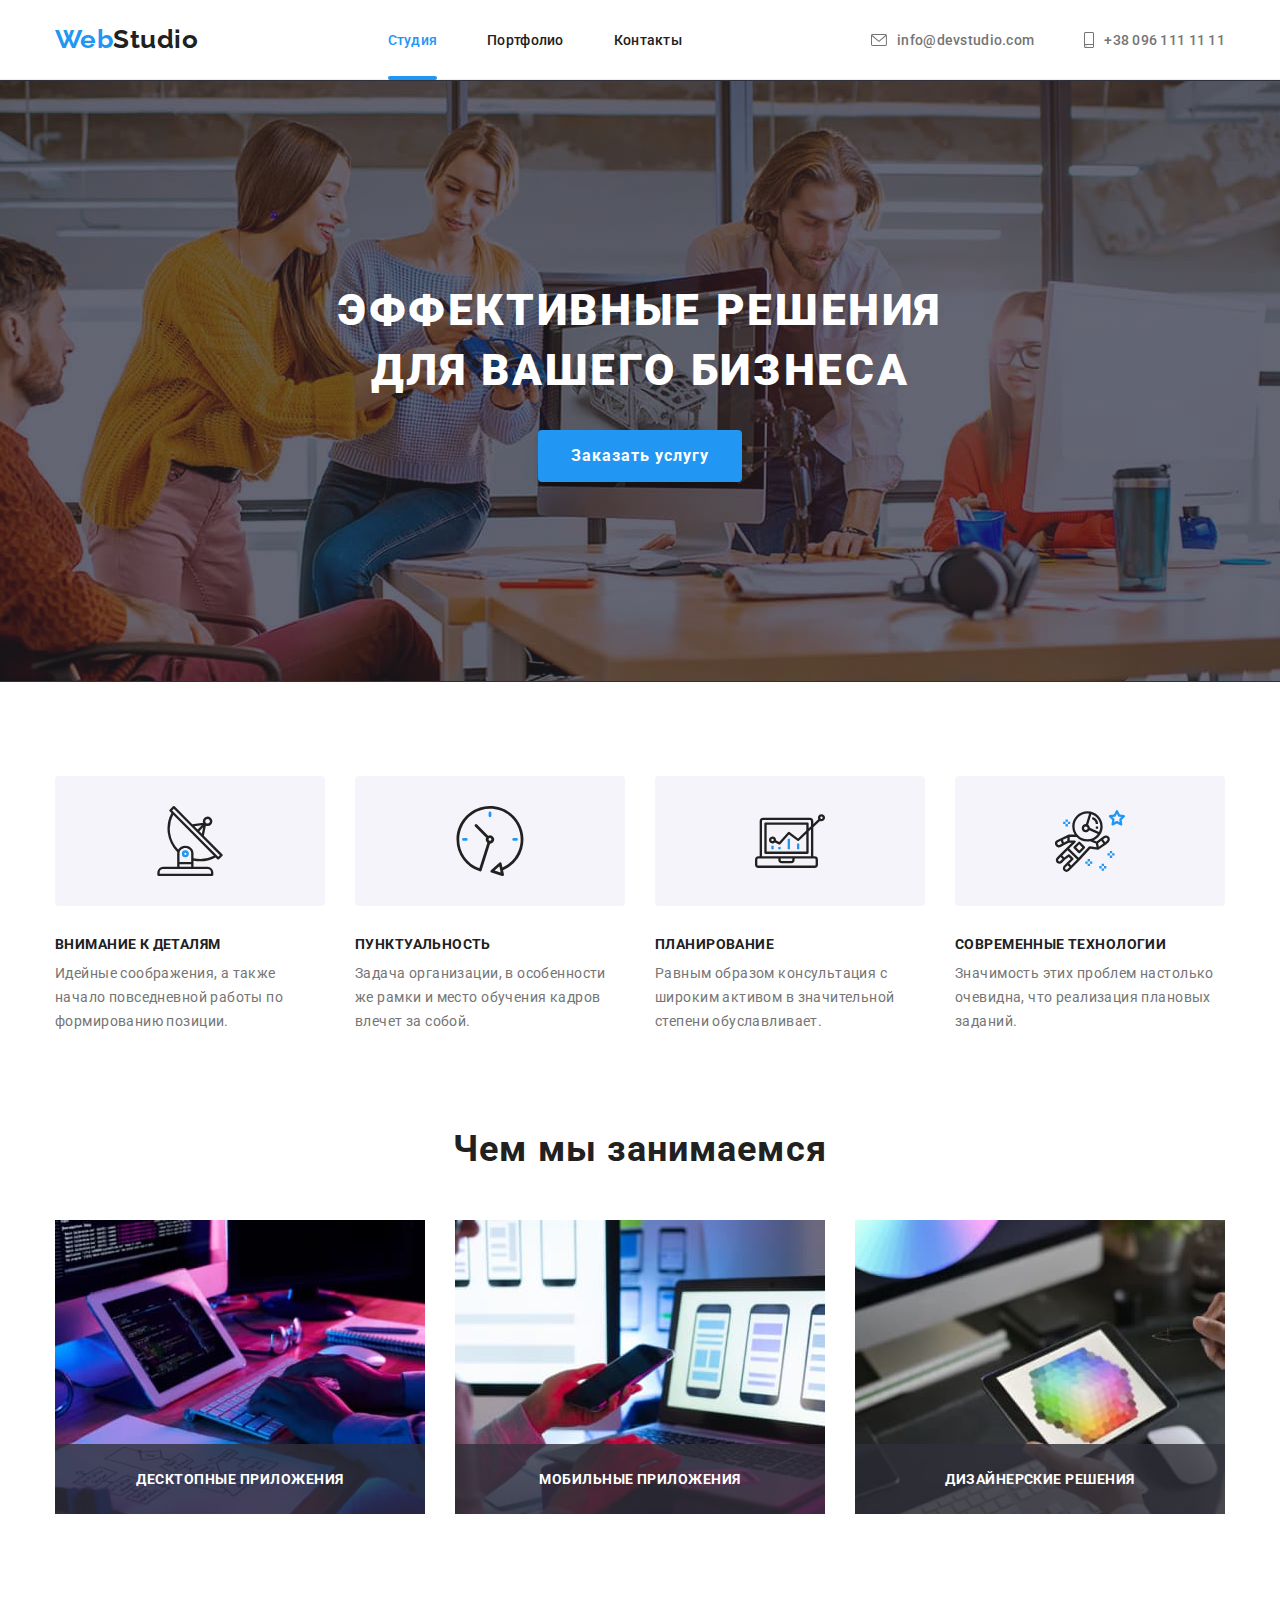
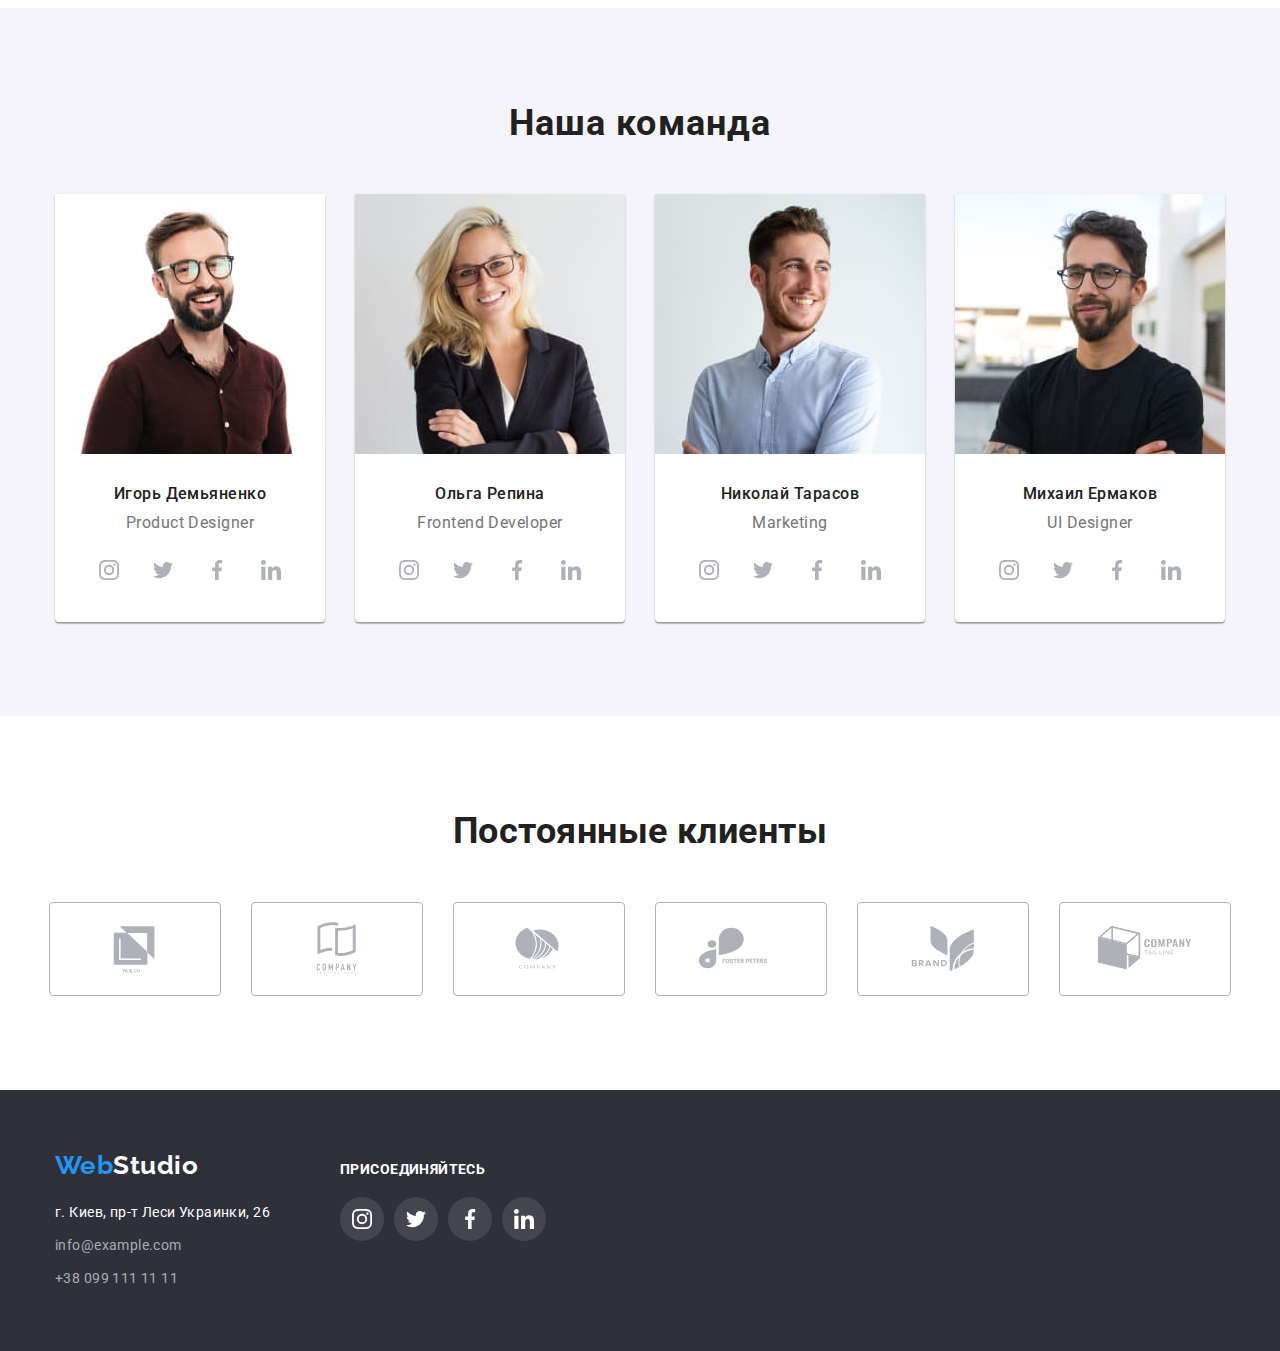
<file: index.html>
<!DOCTYPE html>
<html lang="ru">
  <head>
    <meta charset="UTF-8" />
    <meta http-equiv="X-UA-Compatible" content="IE=edge" />
    <meta name="viewport" content="width=device-width, initial-scale=1.0" />
    <title>Studio</title>
    <link rel="preconnect" href="https://fonts.gstatic.com" />
    <link
      href="https://fonts.googleapis.com/css2?family=Raleway:wght@700&family=Roboto:wght@400;500;700;900&display=swap"
      rel="stylesheet"
    />
    <link
      rel="stylesheet"
      href="https://cdnjs.cloudflare.com/ajax/libs/modern-normalize/1.0.0/modern-normalize.min.css"
    />
    <link rel="stylesheet" href="./css/styles.css" />
  </head>
  <body>
    <header class="header">
      <div class="container container-header">
        <a href="./index.html" class="logo"
          >Web<span class="logo-part-header">Studio</span></a
        >
        <nav>
          <ul class="pagination">
            <li class="pagination-item">
              <a href="./index.html" class="link pagination-link current">Студия</a>
            </li>
            <li class="pagination-item">
              <a href="./portfolio.html" class="link pagination-link"
                >Портфолио</a
              >
            </li>
            <li class="pagination-item">
              <a href="" class="link pagination-link">Контакты</a>
            </li>
          </ul>
        </nav>
        <ul class="contacts">
          <li class="contacts-item">
            <a href="mailto:info@devstudio.com" class="link contacts-link">
              <svg class="mail-icon">
                <use href="./images/icons.svg#envelope"></use>
              </svg>
              info@devstudio.com
            </a>
          </li>
          <li class="contacts-item">
            <a href="tel:+380961111111" class="link contacts-link">
              <svg class="smartphone-icon">
                <use href="./images/icons.svg#smartphone"></use>
              </svg>
              +38 096 111 11 11
            </a>
          </li>
        </ul>
      </div>
    </header>
    <main>
      <section class="hero">
        <div class="container">
          <h1 class="hero-title">
            Эффективные решения<br />
            для вашего бизнеса
          </h1>
          <button data-modal-open class="hero-btn" type="button">Заказать услугу</button>
        </div>
      </section>
      <section class="section">
        <div class="container">
          <h2 hidden class="principles-title">Наши принципы</h2>
          <ul class="principles-items">
            <li class="principles-itm">
              <div class="principles-thumb">
                <svg class="principles-icon">
                  <use href="./images/icons.svg#principles-antenna"></use>
                </svg>
              </div>
              <h3 class="principles-subtitle">Внимание к деталям</h3>
              <p class="principles-text">
                Идейные соображения, а также начало повседневной работы по
                формированию позиции.
              </p>
            </li>
            <li class="principles-itm">
              <div class="principles-thumb">
                <svg class="principles-icon">
                  <use href="./images/icons.svg#principles-clock"></use>
                </svg>
              </div>
              <h3 class="principles-subtitle">Пунктуальность</h3>
              <p class="principles-text">
                Задача организации, в особенности же рамки и место обучения
                кадров влечет за собой.
              </p>
            </li>
            <li class="principles-itm">
              <div class="principles-thumb">
                <svg class="principles-icon">
                  <use href="./images/icons.svg#principles-graph"></use>
                </svg>
              </div>
              <h3 class="principles-subtitle">Планирование</h3>
              <p class="principles-text">
                Равным образом консультация с широким активом в значительной
                степени обуславливает.
              </p>
            </li>
            <li class="principles-itm">
              <div class="principles-thumb">
                <svg class="principles-icon">
                  <use href="./images/icons.svg#principles-astronaut"></use>
                </svg>
              </div>
              <h3 class="principles-subtitle">Современные технологии</h3>
              <p class="principles-text">
                Значимость этих проблем настолько очевидна, что реализация
                плановых заданий.
              </p>
            </li>
          </ul>
        </div>
      </section>
      <section class="section wedo">
        <div class="container">
          <h2 class="wedo-title">Чем мы занимаемся</h2>
          <ul class="wedo-cards">
            <li class="wedo-pic">
              <img src="./images/box-first.jpg" alt="coding" width="370"/>
              <p class="wedo-description">Десктопные приложения</p>
            </li>
            <li class="wedo-pic">
              <img
                src="./images/box-second.jpg"
                alt="apps for mobile devices"
                width="370"
              />
              <p class="wedo-description">Мобильные приложения</p>
            </li>
            <li class="wedo-pic">
              <img src="./images/box-third.jpg" alt="design" width="370"/>
              <p class="wedo-description">Дизайнерские решения</p>
            </li>
          </ul>
        </div>
      </section>
      <section class="section team">
        <div class="container">
          <h2 class="team-title">Наша команда</h2>
          <ul class="team-list">
            <li class="team-set">
              <img
                src="./images/employee-first.jpg"
                alt="product designer"
                width="270"
              />
              <div class="team-details">
                <h3 class="team-employee">Игорь Демьяненко</h3>
                <p class="team-position">Product Designer</p>
                <ul class="socials-list">
                  <li class="social-item">
                    <a href="" class="social-link">
                      <svg class="social-icon">
                        <use href="./images/icons.svg#instagram"></use>
                      </svg>
                    </a>
                  </li>
                  <li class="social-item">
                    <a href="" class="social-link">
                      <svg class="social-icon">
                        <use href="./images/icons.svg#twitter"></use>
                      </svg>
                    </a>
                  </li>
                  <li class="social-item">
                    <a href="" class="social-link">
                      <svg class="social-icon">
                        <use href="./images/icons.svg#facebook"></use>
                      </svg>
                    </a>
                  </li>
                  <li class="social-item">
                    <a href="" class="social-link">
                      <svg class="social-icon">
                        <use href="./images/icons.svg#linkedin"></use>
                      </svg>
                    </a>
                  </li>
                </ul>
              </div>
            </li>
            <li class="team-set">
              <img
                src="./images/employee-second.jpg"
                alt="frontend developer"
                width="270"
              />
              <div class="team-details">
                <h3 class="team-employee">Ольга Репина</h3>
                <p class="team-position">Frontend Developer</p>
                <ul class="socials-list">
                  <li class="social-item">
                    <a href="" class="social-link">
                      <svg class="social-icon">
                        <use href="./images/icons.svg#instagram"></use>
                      </svg>
                    </a>
                  </li>
                  <li class="social-item">
                    <a href="" class="social-link">
                      <svg class="social-icon">
                        <use href="./images/icons.svg#twitter"></use>
                      </svg>
                    </a>
                  </li>
                  <li class="social-item">
                    <a href="" class="social-link">
                      <svg class="social-icon">
                        <use href="./images/icons.svg#facebook"></use>
                      </svg>
                    </a>
                  </li>
                  <li class="social-item">
                    <a href="" class="social-link">
                      <svg class="social-icon">
                        <use href="./images/icons.svg#linkedin"></use>
                      </svg>
                    </a>
                  </li>
                </ul>
              </div>
            </li>
            <li class="team-set">
              <img
                src="./images/employee-third.jpg"
                alt="marketing"
                width="270"
              />
              <div class="team-details">
                <h3 class="team-employee">Николай Тарасов</h3>
                <p class="team-position">Marketing</p>
                <ul class="socials-list">
                  <li class="social-item">
                    <a href="" class="social-link">
                      <svg class="social-icon">
                        <use href="./images/icons.svg#instagram"></use>
                      </svg>
                    </a>
                  </li>
                  <li class="social-item">
                    <a href="" class="social-link">
                      <svg class="social-icon">
                        <use href="./images/icons.svg#twitter"></use>
                      </svg>
                    </a>
                  </li>
                  <li class="social-item">
                    <a href="" class="social-link">
                      <svg class="social-icon">
                        <use href="./images/icons.svg#facebook"></use>
                      </svg>
                    </a>
                  </li>
                  <li class="social-item">
                    <a href="" class="social-link">
                      <svg class="social-icon">
                        <use href="./images/icons.svg#linkedin"></use>
                      </svg>
                    </a>
                  </li>
                </ul>
              </div>
            </li>
            <li class="team-set">
              <img
                src="./images/employee-fourth.jpg"
                alt="ui designer"
                width="270"
              />
              <div class="team-details">
                <h3 class="team-employee">Михаил Ермаков</h3>
                <p class="team-position">UI Designer</p>
                <ul class="socials-list">
                  <li class="social-item">
                    <a href="" class="social-link">
                      <svg class="social-icon">
                        <use href="./images/icons.svg#instagram"></use>
                      </svg>
                    </a>
                  </li>
                  <li class="social-item">
                    <a href="" class="social-link">
                      <svg class="social-icon">
                        <use href="./images/icons.svg#twitter"></use>
                      </svg>
                    </a>
                  </li>
                  <li class="social-item">
                    <a href="" class="social-link">
                      <svg class="social-icon">
                        <use href="./images/icons.svg#facebook"></use>
                      </svg>
                    </a>
                  </li>
                  <li class="social-item">
                    <a href="" class="social-link">
                      <svg class="social-icon">
                        <use href="./images/icons.svg#linkedin"></use>
                      </svg>
                    </a>
                  </li>
                </ul>
              </div>
            </li>
          </ul>
        </div>
      </section>
      <section class="section">
        <div class="container">
          <h2 class="clients-title">Постоянные клиенты</h2>
          <ul class="clients-list">
            <li class="client-item">
              <a href="" class="client-link">
                <svg class="client-icon">
                  <use href="./images/icons.svg#company-yaco"></use>
                </svg>
              </a>
            </li>
            <li class="client-item">
              <a href="" class="client-link">
                <svg class="client-icon">
                  <use href="./images/icons.svg#company-tagline"></use>
                </svg>
              </a>
            </li>
            <li class="client-item">
              <a href="" class="client-link">
                <svg class="client-icon">
                  <use href="./images/icons.svg#company-company"></use>
                </svg>
              </a>
            </li>
            <li class="client-item">
              <a href="" class="client-link">
                <svg class="client-icon">
                  <use href="./images/icons.svg#company-fp"></use>
                </svg>
              </a>
            </li>
            <li class="client-item">
              <a href="" class="client-link">
                <svg class="client-icon">
                  <use href="./images/icons.svg#company-brand"></use>
                </svg>
              </a>
            </li>
            <li class="client-item">
              <a href="" class="client-link">
                <svg class="client-icon">
                  <use href="./images/icons.svg#company-tag"></use>
                </svg>
              </a>
            </li>
          </ul>
        </div>
      </section>
    </main>
    <footer class="footer">
      <div class="container">
        <div class="footer-all">
          <div class="footer-first-part">
            <a href="./index.html" class="logo logo-footer"
              >Web<span class="logo-part-footer">Studio</span></a
            >
            <adress class="adress">
              <ul class="adress-items">
                <li class="adress-item">
                  <p class="adress-physical">г. Киев, пр-т Леси Украинки, 26</p>
                </li>
                <li class="adress-item">
                  <a href="mailto:info@example.com" class="adress-link"
                    >info@example.com</a
                  >
                </li>
                <li class="adress-item">
                  <a href="tel:+380991111111" class="adress-link"
                    >+38 099 111 11 11</a
                  >
                </li>
              </ul>
              </div>
              <div class="footer-second-part">
                <p class="footer-socials-text">присоединяйтесь</p>
                <ul class="footer-socials-list">
                  <li class="footer-social-item">
                    <a href="" class="footer-social-link">
                      <svg class="footer-social-icon">
                        <use href="./images/icons.svg#instagram"></use>
                      </svg>
                    </a>
                  </li>
                  <li class="footer-social-item">
                    <a href="" class="footer-social-link">
                      <svg class="footer-social-icon">
                        <use href="./images/icons.svg#twitter"></use>
                      </svg>
                    </a>
                  </li>
                  <li class="footer-social-item">
                    <a href="" class="footer-social-link">
                      <svg class="footer-social-icon">
                        <use href="./images/icons.svg#facebook"></use>
                      </svg>
                    </a>
                  </li>
                  <li class="footer-social-item">
                    <a href="" class="footer-social-link">
                      <svg class="footer-social-icon">
                        <use href="./images/icons.svg#linkedin"></use>
                      </svg>
                    </a>
                  </li>
                </ul>
              </div>
            </adress>
        </div>
      </div>
    </footer>
    <div class="backdrop is-hidden" data-modal>
      <div class="modal">
        <button class="modal-btn" type="button" data-modal-close>
          <svg class="modal-close-icon">
            <use href="./images/icons.svg#modal-close"></use>
          </svg>
        </button>
      </div>
    </div>
    <script src="./js/modal.js"></script>
  </body>
</html>
</file>
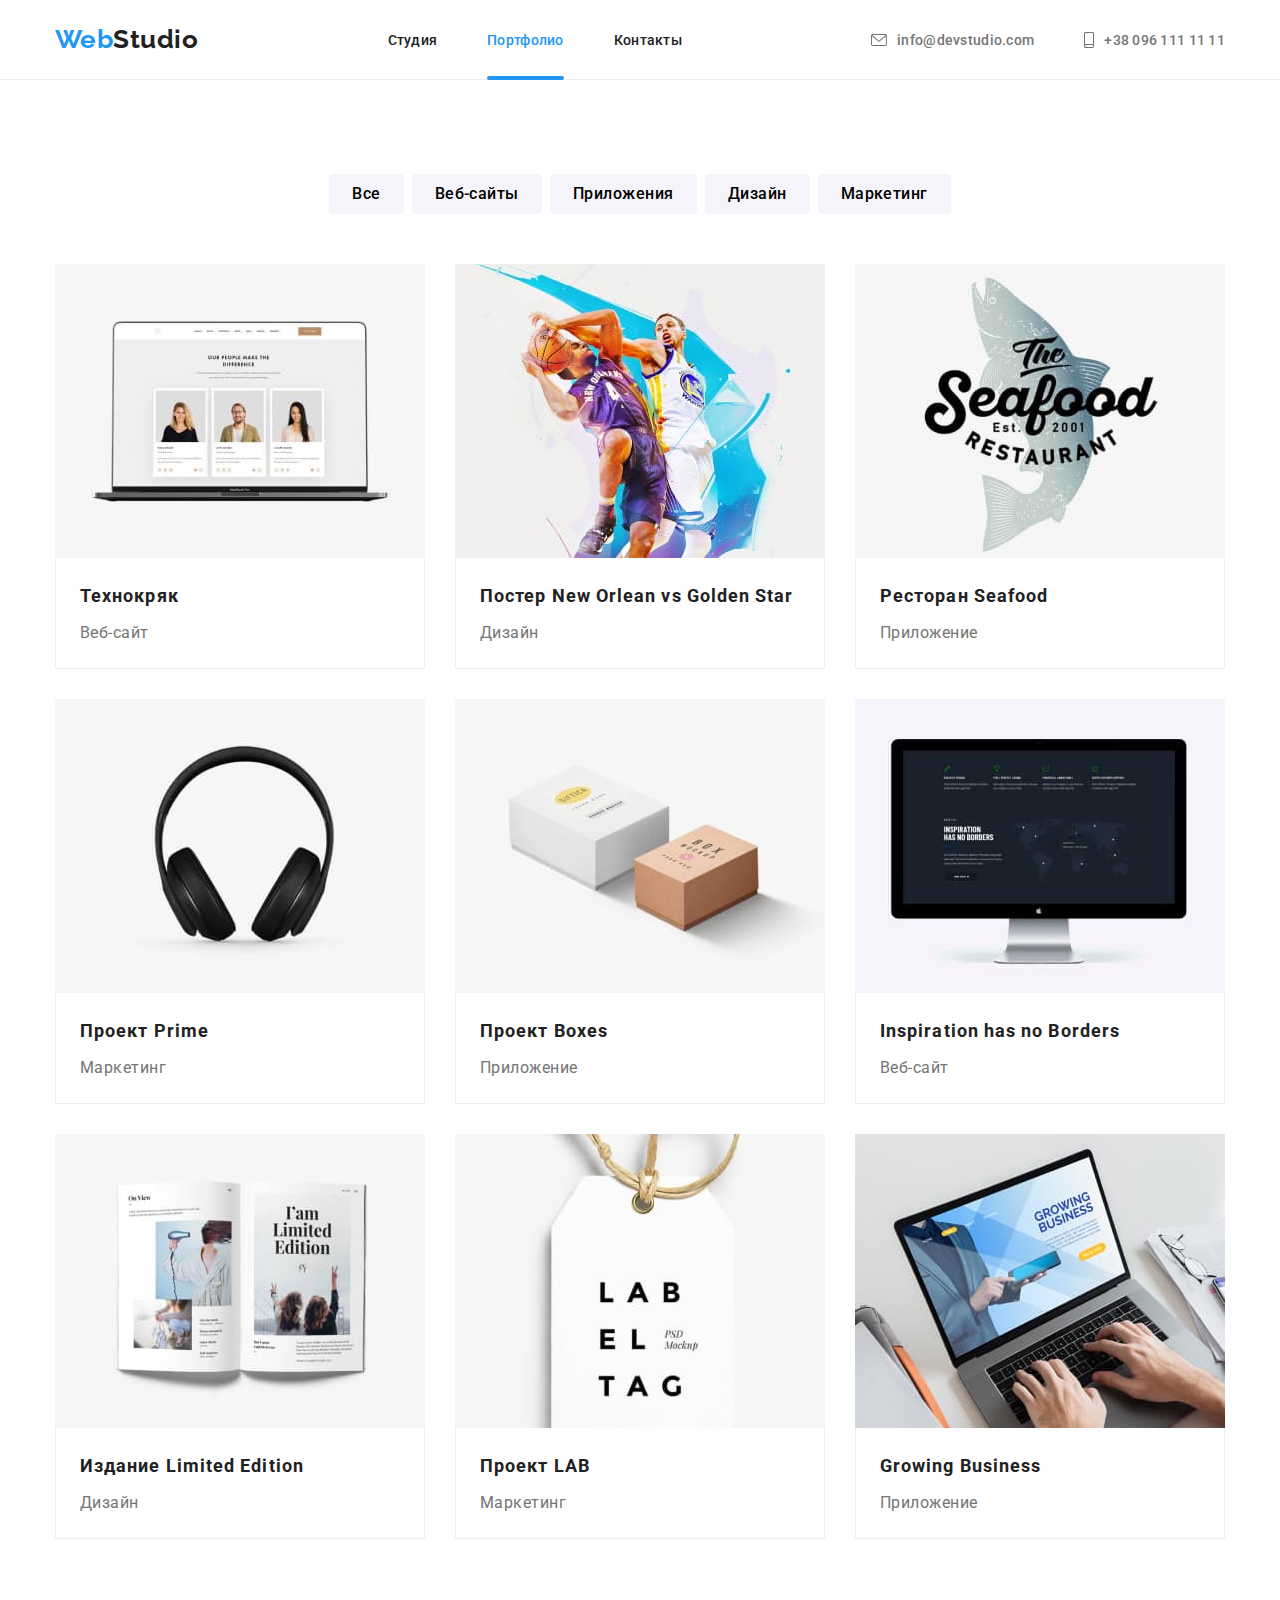
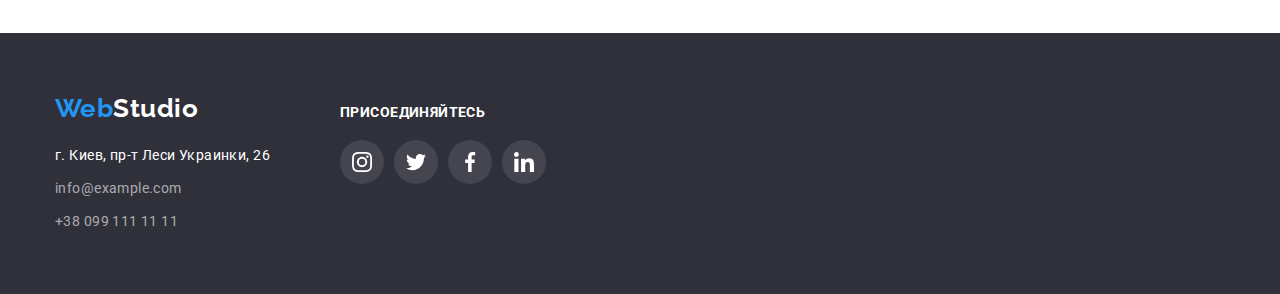
<file: portfolio.html>
<!DOCTYPE html>
<html lang="ru">
  <head>
    <meta charset="UTF-8" />
    <meta http-equiv="X-UA-Compatible" content="IE=edge" />
    <meta name="viewport" content="width=device-width, initial-scale=1.0" />
    <title>Portfolio</title>
    <link rel="preconnect" href="https://fonts.gstatic.com" />
    <link
      href="https://fonts.googleapis.com/css2?family=Raleway:wght@700&family=Roboto:wght@400;500;700;900&display=swap"
      rel="stylesheet"
    />
    <link
      rel="stylesheet"
      href="https://cdnjs.cloudflare.com/ajax/libs/modern-normalize/1.0.0/modern-normalize.min.css"
    />
    <link rel="stylesheet" href="./css/styles.css" />
  </head>
  <body>
    <header class="header">
      <div class="container container-header">
        <a href="./index.html" class="logo"
          >Web<span class="logo-part-header">Studio</span></a
        >
        <nav>
          <ul class="pagination">
            <li class="pagination-item">
              <a href="./index.html" class="link pagination-link">Студия</a>
            </li>
            <li class="pagination-item">
              <a href="./portfolio.html" class="link pagination-link current"
                >Портфолио</a
              >
            </li>
            <li class="pagination-item">
              <a href="" class="link pagination-link">Контакты</a>
            </li>
          </ul>
        </nav>
        <ul class="contacts">
          <li class="contacts-item">
            <a href="mailto:info@devstudio.com" class="link contacts-link">
              <svg class="mail-icon">
                <use href="./images/icons.svg#envelope"></use>
              </svg>
              info@devstudio.com
            </a>
          </li>
          <li class="contacts-item">
            <a href="tel:+380961111111" class="link contacts-link">
              <svg class="smartphone-icon">
                <use href="./images/icons.svg#smartphone"></use>
              </svg>
              +38 096 111 11 11
            </a>
          </li>
        </ul>
      </div>
    </header>
    <main>
      <section class="section">
        <div class="container">
          <h1 hidden>Портфолио</h1>
          <ul class="buttons">
            <li class="button-item">
              <button class="buttons-btn" type="button">Все</button>
            </li>
            <li class="button-item">
              <button class="buttons-btn" type="button">Веб-сайты</button>
            </li>
            <li class="button-item">
              <button class="buttons-btn" type="button">Приложения</button>
            </li>
            <li class="button-item">
              <button class="buttons-btn" type="button">Дизайн</button>
            </li>
            <li class="button-item">
              <button class="buttons-btn" type="button">Маркетинг</button>
            </li>
          </ul>
          <ul class="portfolio-content">
            <li class="portfolio-item">
              <article class="portfolio-card">
                <a href="" class="portfolio-link">
                  <div class="portfolio-thumb">
                    <img
                      class="portfolio-img"
                      src="./images/portfolio-tech.jpg"
                      alt="laptop"
                      width="370"
                    />
                    <p class="portfolio-overlay-text">Технокряк это современная площадка распространения коронавируса. Компании используют эту платформу для цифрового шпионажа и атак на защищённые сервера конкурентов.</p>
                  </div>
                  <div class="portfolio-card-content">
                    <h2 class="portfolio-title">Технокряк</h2>
                    <p class="portfolio-text">Веб-сайт</p>
                  </div>
                </a>
              </article>
            </li>
            <li class="portfolio-item">
              <article class="portfolio-card">
                <a href="" class="portfolio-link">
                  <div class="portfolio-thumb">
                    <img
                      class="portfolio-img"
                      src="./images/portfolio-poster.jpg"
                      alt="basketball game process"
                      width="370"
                    />
                    <p class="portfolio-overlay-text">Технокряк это современная площадка распространения коронавируса. Компании используют эту платформу для цифрового шпионажа и атак на защищённые сервера конкурентов.</p>
                  </div>
                  <div class="portfolio-card-content">
                    <h2 class="portfolio-title">
                      Постер New Orlean vs Golden Star
                    </h2>
                    <p class="portfolio-text">Дизайн</p>
                  </div>
                </a>
              </article>
            </li>
            <li class="portfolio-item">
              <article class="portfolio-card">
                <a href="" class="portfolio-link">
                  <div class="portfolio-thumb">
                    <img
                      class="portfolio-img"
                      src="./images/portfolio-restaurant.jpg"
                      alt="logo of the restaurant"
                      width="370"
                    />
                    <p class="portfolio-overlay-text">Технокряк это современная площадка распространения коронавируса. Компании используют эту платформу для цифрового шпионажа и атак на защищённые сервера конкурентов.</p>
                  </div>
                  <div class="portfolio-card-content">
                    <h2 class="portfolio-title">Ресторан Seafood</h2>
                    <p class="portfolio-text">Приложение</p>
                  </div>
                </a>
              </article>
            </li>
            <li class="portfolio-item">
              <article class="portfolio-card">
                <a href="" class="portfolio-link">
                  <div class="portfolio-thumb">
                    <img
                      class="portfolio-img"
                      src="./images/portfolio-prime.jpg"
                      alt="headphones"
                      width="370"
                    />
                    <p class="portfolio-overlay-text">Технокряк это современная площадка распространения коронавируса. Компании используют эту платформу для цифрового шпионажа и атак на защищённые сервера конкурентов.</p>
                  </div>
                  <div class="portfolio-card-content">
                    <h2 class="portfolio-title">Проект Prime</h2>
                    <p class="portfolio-text">Маркетинг</p>
                  </div>
                </a>
              </article>
            </li>
            <li class="portfolio-item">
              <article class="portfolio-card">
                <a href="" class="portfolio-link">
                  <div class="portfolio-thumb">
                    <img
                      class="portfolio-img"
                      src="./images/portfolio-boxes.jpg"
                      alt="two boxes"
                      width="370"
                    />
                    <p class="portfolio-overlay-text">Технокряк это современная площадка распространения коронавируса. Компании используют эту платформу для цифрового шпионажа и атак на защищённые сервера конкурентов.</p>
                  </div>
                  <div class="portfolio-card-content">
                    <h2 class="portfolio-title">Проект Boxes</h2>
                    <p class="portfolio-text">Приложение</p>
                  </div>
                </a>
              </article>
            </li>
            <li class="portfolio-item">
              <article class="portfolio-card">
                <a href="" class="portfolio-link">
                  <div class="portfolio-thumb">
                    <img
                      class="portfolio-img"
                      src="./images/portfolio-inspiration.jpg"
                      alt="desktop computer"
                      width="370"
                    />
                    <p class="portfolio-overlay-text">Технокряк это современная площадка распространения коронавируса. Компании используют эту платформу для цифрового шпионажа и атак на защищённые сервера конкурентов.</p>
                  </div>
                  <div class="portfolio-card-content">
                    <h2 class="portfolio-title">Inspiration has no Borders</h2>
                    <p class="portfolio-text">Веб-сайт</p>
                  </div>
                </a>
              </article>
            </li>
            <li class="portfolio-item">
              <article class="portfolio-card">
                <a href="" class="portfolio-link">
                  <div class="portfolio-thumb">
                    <img
                      class="portfolio-img"
                      src="./images/portfolio-edition.jpg"
                      alt="opened magazine"
                      width="370"
                    />
                    <p class="portfolio-overlay-text">Технокряк это современная площадка распространения коронавируса. Компании используют эту платформу для цифрового шпионажа и атак на защищённые сервера конкурентов.</p>
                  </div>
                  <div class="portfolio-card-content">
                    <h2 class="portfolio-title">Издание Limited Edition</h2>
                    <p class="portfolio-text">Дизайн</p>
                  </div>
                </a>
              </article>
            </li>
            <li class="portfolio-item">
              <article class="portfolio-card">
                <a href="" class="portfolio-link">
                  <div class="portfolio-thumb">
                    <img
                      class="portfolio-img"
                      src="./images/portfolio-tag.jpg"
                      alt="lugagge tag"
                      width="370"
                    />
                    <p class="portfolio-overlay-text">Технокряк это современная площадка распространения коронавируса. Компании используют эту платформу для цифрового шпионажа и атак на защищённые сервера конкурентов.</p>
                  </div>
                  <div class="portfolio-card-content">
                    <h2 class="portfolio-title">Проект LAB</h2>
                    <p class="portfolio-text">Маркетинг</p>
                  </div>
                </a>
              </article>
            </li>
            <li class="portfolio-item">
              <article class="portfolio-card">
                <a href="" class="portfolio-link">
                  <div class="portfolio-thumb">
                    <img
                      class="portfolio-img"
                      src="./images/portfolio-growth.jpg"
                      alt="hands that typing on a laptop"
                      width="370"
                    />
                    <p class="portfolio-overlay-text">Технокряк это современная площадка распространения коронавируса. Компании используют эту платформу для цифрового шпионажа и атак на защищённые сервера конкурентов.</p>
                  </div>
                  <div class="portfolio-card-content">
                    <h2 class="portfolio-title">Growing Business</h2>
                    <p class="portfolio-text">Приложение</p>
                  </div>
                </a>
              </article>
            </li>
          </ul>
        </div>
      </section>
    </main>
    <footer class="footer">
      <div class="container">
        <div class="footer-all">
          <div class="footer-first-part">
            <a href="./index.html" class="logo logo-footer"
              >Web<span class="logo-part-footer">Studio</span></a
            >
            <adress class="adress">
              <ul class="adress-items">
                <li class="adress-item">
                  <p class="adress-physical">г. Киев, пр-т Леси Украинки, 26</p>
                </li>
                <li class="adress-item">
                  <a href="mailto:info@example.com" class="adress-link"
                    >info@example.com</a
                  >
                </li>
                <li class="adress-item">
                  <a href="tel:+380991111111" class="adress-link"
                    >+38 099 111 11 11</a
                  >
                </li>
              </ul>
              </div>
              <div class="footer-second-part">
                <p class="footer-socials-text">присоединяйтесь</p>
                <ul class="footer-socials-list">
                  <li class="footer-social-item">
                    <a href="" class="footer-social-link">
                      <svg class="footer-social-icon">
                        <use href="./images/icons.svg#instagram"></use>
                      </svg>
                    </a>
                  </li>
                  <li class="footer-social-item">
                    <a href="" class="footer-social-link">
                      <svg class="footer-social-icon">
                        <use href="./images/icons.svg#twitter"></use>
                      </svg>
                    </a>
                  </li>
                  <li class="footer-social-item">
                    <a href="" class="footer-social-link">
                      <svg class="footer-social-icon">
                        <use href="./images/icons.svg#facebook"></use>
                      </svg>
                    </a>
                  </li>
                  <li class="footer-social-item">
                    <a href="" class="footer-social-link">
                      <svg class="footer-social-icon">
                        <use href="./images/icons.svg#linkedin"></use>
                      </svg>
                    </a>
                  </li>
                </ul>
              </div>
            </adress>
          
        </div>
      </div>
    </footer>
  </body>
</html>
</file>
<file: css/styles.css>
/* global config */

:root {
  --main-text-color: #212121;
  --secondary-text-color: #757575;
  --white-color: #ffffff;
  --active-color: #2196f3;
  --dark-background-color: #2f303a;
  --gray-background-color: #f5f4fa;
  --border-line: #ececec;
  --footer-contacts-color: rgba(255, 255, 255, 0.6);
  --box-border-color: #eeeeee;
  --principles-icon-background: #f5f4fa;
  --social-default-fill: #afb1b8;
  --footer-socials-background: rgba(255, 255, 255, 0.1);
  --modal-background-color: rgba(0, 0, 0, 0.2);
  --black-color: #000000;
}

body {
  font-family: roboto, sans-serif;
  letter-spacing: 0.03em;
  color: var(--main-text-color);
}

h1,
h2,
h3 {
  margin: 0;
}

ul {
  list-style: none;
  padding: 0;
  margin: 0;
}

p {
  padding: 0;
  margin: 0;
}

a {
  color: inherit;
  text-decoration: none;
}

img {
  display: block;
  width: 100%;
  height: auto;
}

/* svg {
  display: block;
  max-width: 100%;
} */

/* container */

.container {
  width: 1200px;
  margin-left: auto;
  margin-right: auto;
  padding-left: 15px;
  padding-right: 15px;
}

/* header */

.header {
  height: 80px;
  display: flex;
  border-bottom: 1px solid var(--box-border-color);
}

.container-header {
  display: flex;
  justify-content: space-between;
  align-items: center;
}

.logo {
  font-family: raleway;
  font-weight: 700;
  font-size: 26px;
  line-height: 1.192;
  color: var(--active-color);
}

.logo-part-header {
  color: var(--main-text-color);
}

.logo-part-footer {
  color: var(--white-color);
}

.logo:hover,
.logo:focus {
  text-decoration-color: var(--active-color);
}

.pagination {
  display: flex;
}

.pagination-item:not(:first-child) {
  margin-left: 50px;
}

.pagination-item {
  font-weight: 500;
  font-size: 14px;
  line-height: 1.143;
  letter-spacing: 0.02em;
}

.pagination-link {
  position: relative;
}

.pagination-link:hover,
.pagination-link:focus {
  color: var(--active-color);
  /* text-decoration-color: var(--active-color); */
  transition: color 250ms cubic-bezier(0.4, 0, 0.2, 1);
}

.pagination-link.current::after {
  content: " ";
  position: absolute;
  left: 0;
  bottom: -32px;
  width: 100%;
  height: 4px;
  background-color: var(--active-color);
  border-radius: 2px;
}

.pagination-link.current {
  color: var(--active-color);
}

.contacts {
  display: flex;
}

.contacts-item:not(:first-child) {
  margin-left: 50px;
}

.contacts-link {
  display: flex;
  justify-content: center;
  align-items: center;
  font-weight: 500;
  font-size: 14px;
  line-height: 1.143;
  letter-spacing: 0.02em;
  color: var(--secondary-text-color);
  transition: color 250ms cubic-bezier(0.4, 0, 0.2, 1);
}

.contacts-link:hover,
.contacts-link:focus {
  color: var(--active-color);
}

.mail-icon {
  margin-right: 10px;
  width: 16px;
  height: 12px;
  fill: currentColor;
}

.smartphone-icon {
  margin-right: 10px;
  width: 10px;
  height: 16px;
  fill: currentColor;
}

/* main */

.section {
  padding-top: 94px;
  padding-bottom: 94px;
}

/* section hero */

.hero {
  padding-top: 200px;
  padding-bottom: 200px;
  background-color: var(--dark-background-color);
  background-image: linear-gradient(
      rgba(47, 48, 58, 0.4),
      rgba(47, 48, 58, 0.4)
    ),
    url(../images/hero-background.jpg);
  background-repeat: no-repeat;
  background-position: center;
}

.hero-title {
  margin-top: 0;
  font-weight: 900;
  font-size: 44px;
  line-height: 1.364;
  text-align: center;
  letter-spacing: 0.06em;
  text-transform: uppercase;
  color: var(--white-color);
}

.hero-btn {
  display: inline-block;
  margin-top: 30px;
  margin-right: auto;
  margin-left: auto;
  min-width: 200px;
  border: 1px solid transparent;
  border-radius: 4px;
  padding: 10px 32px;
  font-weight: bold;
  font-size: 16px;
  line-height: 1.875;
  display: flex;
  /* align-items: center;
  text-align: center; */
  letter-spacing: 0.06em;
  color: var(--white-color);
  background-color: var(--active-color);
  box-shadow: 0px 4px 4px rgba(0, 0, 0, 0.15);
  border-radius: 4px;
  cursor: pointer;
}

.principles-thumb {
  padding: 30px 0;
  display: flex;
  justify-content: center;
  margin-bottom: 30px;
  color: var(--main-text-color);
  background-color: var(--principles-icon-background);
  border-radius: 4px;
}

.principles-icon {
  width: 70px;
  height: 70px;
}

.principles-items {
  display: flex;
  margin-left: -30px;
}

.principles-itm {
  flex-basis: calc(100% / 4 - 30px);
  margin-left: 30px;
}

.principles-subtitle {
  margin-bottom: 10px;
  font-weight: bold;
  font-size: 14px;
  line-height: 1.143;
  letter-spacing: 0.03em;
  text-transform: uppercase;
}

.principles-text {
  font-size: 14px;
  line-height: 1.714;
  letter-spacing: 0.03em;
  color: var(--secondary-text-color);
}

.wedo {
  padding-top: 0;
}

.wedo-title {
  margin-bottom: 50px;
  font-weight: bold;
  font-size: 36px;
  line-height: 1.167;
  text-align: center;
  letter-spacing: 0.03em;
  /* color: var(--main-text-color); */
}

.wedo-cards {
  display: flex;
  /* flex-wrap: wrap; */
  margin-left: -30px;
}

.wedo-pic {
  position: relative;
  flex-basis: calc(100% / 3 - 30px);
  margin-left: 30px;
}

.wedo-description {
  position: absolute;
  bottom: 0;
  left: 0;
  width: 100%;
  height: 70px;
  display: flex;
  justify-content: center;
  align-items: center;
  color: var(--white-color);
  background-color: rgba(47, 48, 58, 0.8);
  font-weight: 700;
  font-size: 14px;
  line-height: 1.15;
  text-transform: uppercase;
}

.team {
  background-color: var(--gray-background-color);
}

.team-title {
  margin-bottom: 50px;
  font-weight: bold;
  font-size: 36px;
  line-height: 1.167;
  text-align: center;
  letter-spacing: 0.03em;
  /* color: var(--main-text-color); */
}

.team-list {
  display: flex;
  margin-left: -30px;
}

.team-set {
  flex-basis: calc(100% / 4 - 30px);
  margin-left: 30px;
  background-color: var(--white-color);
  box-shadow: 0px 1px 3px rgba(0, 0, 0, 0.12), 0px 1px 1px rgba(0, 0, 0, 0.14),
    0px 2px 1px rgba(0, 0, 0, 0.2);
  border-radius: 0px 0px 4px 4px;
}

.team-details {
  padding-top: 30px;
  padding-bottom: 30px;
}

.team-employee {
  margin-bottom: 10px;
  font-weight: 500;
  font-size: 16px;
  line-height: 1.188;
  text-align: center;
  letter-spacing: 0.03em;
}

.team-position {
  margin-bottom: 16px;
  font-size: 16px;
  line-height: 1.188;
  text-align: center;
  letter-spacing: 0.03em;
  color: var(--secondary-text-color);
}

.socials-list {
  display: flex;
  justify-content: center;
  align-items: center;
}

.social-item:not(:last-child) {
  margin-right: 10px;
}

.social-link {
  display: flex;
  padding: 12px;
  color: var(--social-default-fill);
  border-radius: 50%;
  transition: color 250ms cubic-bezier(0.4, 0, 0.2, 1),
    background-color 250ms cubic-bezier(0.4, 0, 0.2, 1);
}

.social-icon {
  width: 20px;
  height: 20px;
  fill: currentColor;
}

.social-link:hover,
.social-link:focus {
  color: var(--white-color);
  background-color: var(--active-color);
}

.clients-title {
  margin-bottom: 50px;
  font-weight: bold;
  font-size: 36px;
  line-height: 42px;
  text-align: center;
}

.clients-list {
  display: flex;
  justify-content: center;
}

.client-item:not(:last-child) {
  margin-right: 30px;
}

.client-link {
  padding: 16px 32px;
  display: flex;
  justify-content: center;
  align-items: center;
  color: var(--social-default-fill);
  border: 1px solid var(--social-default-fill);
  box-sizing: border-box;
  border-radius: 4px;
  transition: color 250ms cubic-bezier(0.4, 0, 0.2, 1),
    border-color 250ms cubic-bezier(0.4, 0, 0.2, 1);
}

.client-icon {
  width: 106px;
  height: 60px;
  fill: currentColor;
}

.client-link:hover,
.client-link:focus {
  color: var(--active-color);
  border-color: var(--active-color);
}

/* footer */

.footer {
  padding: 60px 0;
  background-color: var(--dark-background-color);
}

.footer-all {
  display: flex;
  align-items: baseline;
}

.footer-first-part {
  margin-right: 70px;
}

.logo-footer {
  display: inline-block;
  margin-bottom: 20px;
}

.adress {
  font-family: roboto, sans-serif;
  font-style: normal;
  font-size: 14px;
  line-height: 1.714;
  letter-spacing: 0.03em;
  color: var(--white-color);
}

.adress-item:not(:last-child) {
  margin-bottom: 9px;
}

.adress-link {
  color: var(--footer-contacts-color);
  transition: color 250ms cubic-bezier(0.4, 0, 0.2, 1),
    text-decoration-color 250ms cubic-bezier(0.4, 0, 0.2, 1);
}

.adress-link:hover,
.adress-link:focus {
  color: var(--active-color);
  text-decoration-color: var(--active-color);
}

.footer-socials-text {
  margin-bottom: 20px;
  font-family: roboto, sans-serif;
  font-style: normal;
  font-weight: bold;
  font-size: 14px;
  line-height: 16px;
  letter-spacing: 0.03em;
  text-transform: uppercase;
  color: var(--white-color);
}

.footer-socials-list {
  display: flex;
  justify-content: flex-start;
}

.footer-social-item:not(:last-child) {
  margin-right: 10px;
}

.footer-social-link {
  display: flex;
  width: 44px;
  height: 44px;
  padding: 12px;
  color: var(--white-color);
  background-color: var(--footer-socials-background);
  border-radius: 50%;
  transition: background-color 250ms cubic-bezier(0.4, 0, 0.2, 1);
}

.footer-social-link:hover,
.footer-social-link:focus {
  background-color: var(--active-color);
}

.footer-social-icon {
  width: 20px;
  height: 20px;
  fill: currentColor;
}

/* portfolio */

.buttons {
  display: flex;
  justify-content: center;
  margin-bottom: 50px;
}

/* .button:not(:first-child) {
  margin-left: 8px;
} */

.button-item:not(:last-child) {
  margin-right: 8px;
}

.buttons-btn {
  display: inline-block;
  border: 1px solid transparent;
  border-radius: 4px;
  padding: 6px 22px;
  font-weight: 500;
  font-size: 16px;
  line-height: 1.625;
  text-align: center;
  letter-spacing: 0.03em;
  background-color: var(--gray-background-color);
  border-radius: 4px;
  cursor: pointer;
  transition: border-color 250ms cubic-bezier(0.4, 0, 0.2, 1),
    color 250ms cubic-bezier(0.4, 0, 0.2, 1),
    background-color 250ms cubic-bezier(0.4, 0, 0.2, 1),
    box-shadow 250ms cubic-bezier(0.4, 0, 0.2, 1),
    border-radius 250ms cubic-bezier(0.4, 0, 0.2, 1);
}

.buttons-btn:hover,
.buttons-btn:focus {
  border-color: var(--active-color);
  color: var(--white-color);
  background-color: var(--active-color);
  box-shadow: 0px 3px 1px rgba(0, 0, 0, 0.1), 0px 1px 2px rgba(0, 0, 0, 0.08),
    0px 2px 2px rgba(0, 0, 0, 0.12);
  border-radius: 4px;
}

.portfolio-content {
  display: flex;
  flex-wrap: wrap;
  box-sizing: border-box;
  margin-left: -30px;
}

.portfolio-item {
  flex-basis: calc(100% / 3 - 30px);
  margin-left: 30px;
  margin-bottom: 30px;
}

.portfolio-link {
  display: block;
  transition: box-shadow 250ms cubic-bezier(0.4, 0, 0.2, 1);
}

.portfolio-link .portfolio-overlay-text {
  transition: transform 250ms cubic-bezier(0.4, 0, 0.2, 1);
}

.portfolio-link:hover .portfolio-overlay-text,
.portfolio-link:focus .portfolio-overlay-text,
.portfolio-link:hover,
.portfolio-link:focus {
  box-shadow: 0px 1px 1px rgba(0, 0, 0, 0.12), 0px 4px 4px rgba(0, 0, 0, 0.06),
    1px 4px 6px rgba(0, 0, 0, 0.16);
  transform: translateY(0);
}

.portfolio-item:nth-last-child(-n + 3) {
  margin-bottom: 0;
}

.portfolio-thumb {
  position: relative;
  overflow: hidden;
}

.portfolio-thumb {
  position: relative;
  overflow: hidden;
}

.portfolio-overlay-text {
  position: absolute;
  top: 0;
  bottom: 0;
  padding: 63px 24px;
  font-size: 18px;
  line-height: 1.56;
  color: var(--white-color);
  background-color: rgba(33, 150, 243, 0.9);
  transform: translateY(100%);
  /* transition: 250ms cubic-bezier(0.4, 0, 0.2, 1); */
}

.portfolio-title {
  margin-bottom: 4px;
  font-weight: bold;
  font-size: 18px;
  line-height: 2;
  letter-spacing: 0.06em;
}

.portfolio-text {
  font-size: 16px;
  line-height: 1.875;
  letter-spacing: 0.03em;
  color: var(--secondary-text-color);
}

.portfolio-card-content {
  padding: 20px 24px;
  text-align: start;
  border-bottom: 1px solid var(--box-border-color);
  border-left: 1px solid var(--box-border-color);
  border-right: 1px solid var(--box-border-color);
}

/* modal */

.backdrop {
  position: fixed;
  top: 0;
  left: 0;
  width: 100%;
  height: 100%;
  background-color: var(--modal-background-color);
  transition: background-color 4s cubic-bezier(0.4, 0, 0.2, 1);
}

.is-hidden {
  visibility: hidden;
  opacity: 0;
  pointer-events: none;
}

.modal {
  width: 528px;
  height: 581px;
  background: var(--white-color);
  box-shadow: 0px 1px 3px rgba(0, 0, 0, 0.12), 0px 1px 1px rgba(0, 0, 0, 0.14),
    0px 2px 1px rgba(0, 0, 0, 0.2);
  border-radius: 4px;

  position: absolute;
  top: 50%;
  left: 50%;
  transform: translate(-50%, -50%);
  transition: transform 250ms cubic-bezier(0.4, 0, 0.2, 1);
}

.modal-btn {
  position: absolute;
  top: 8px;
  right: 8px;
  display: flex;
  justify-content: center;
  align-items: center;
  width: 30px;
  height: 30px;
  border-radius: 50%;
  border: 1px solid rgba(0, 0, 0, 0.1);
  background-color: var(--white-color);
  transition: fill 250ms cubic-bezier(0.4, 0, 0.2, 1);
}

.modal-close-icon {
  position: absolute;
  width: 11px;
  height: 11px;
  color: var(--black-color);
}

.modal-btn:hover,
.modal-btn:focus {
  fill: var(--active-color);
}
</file>
